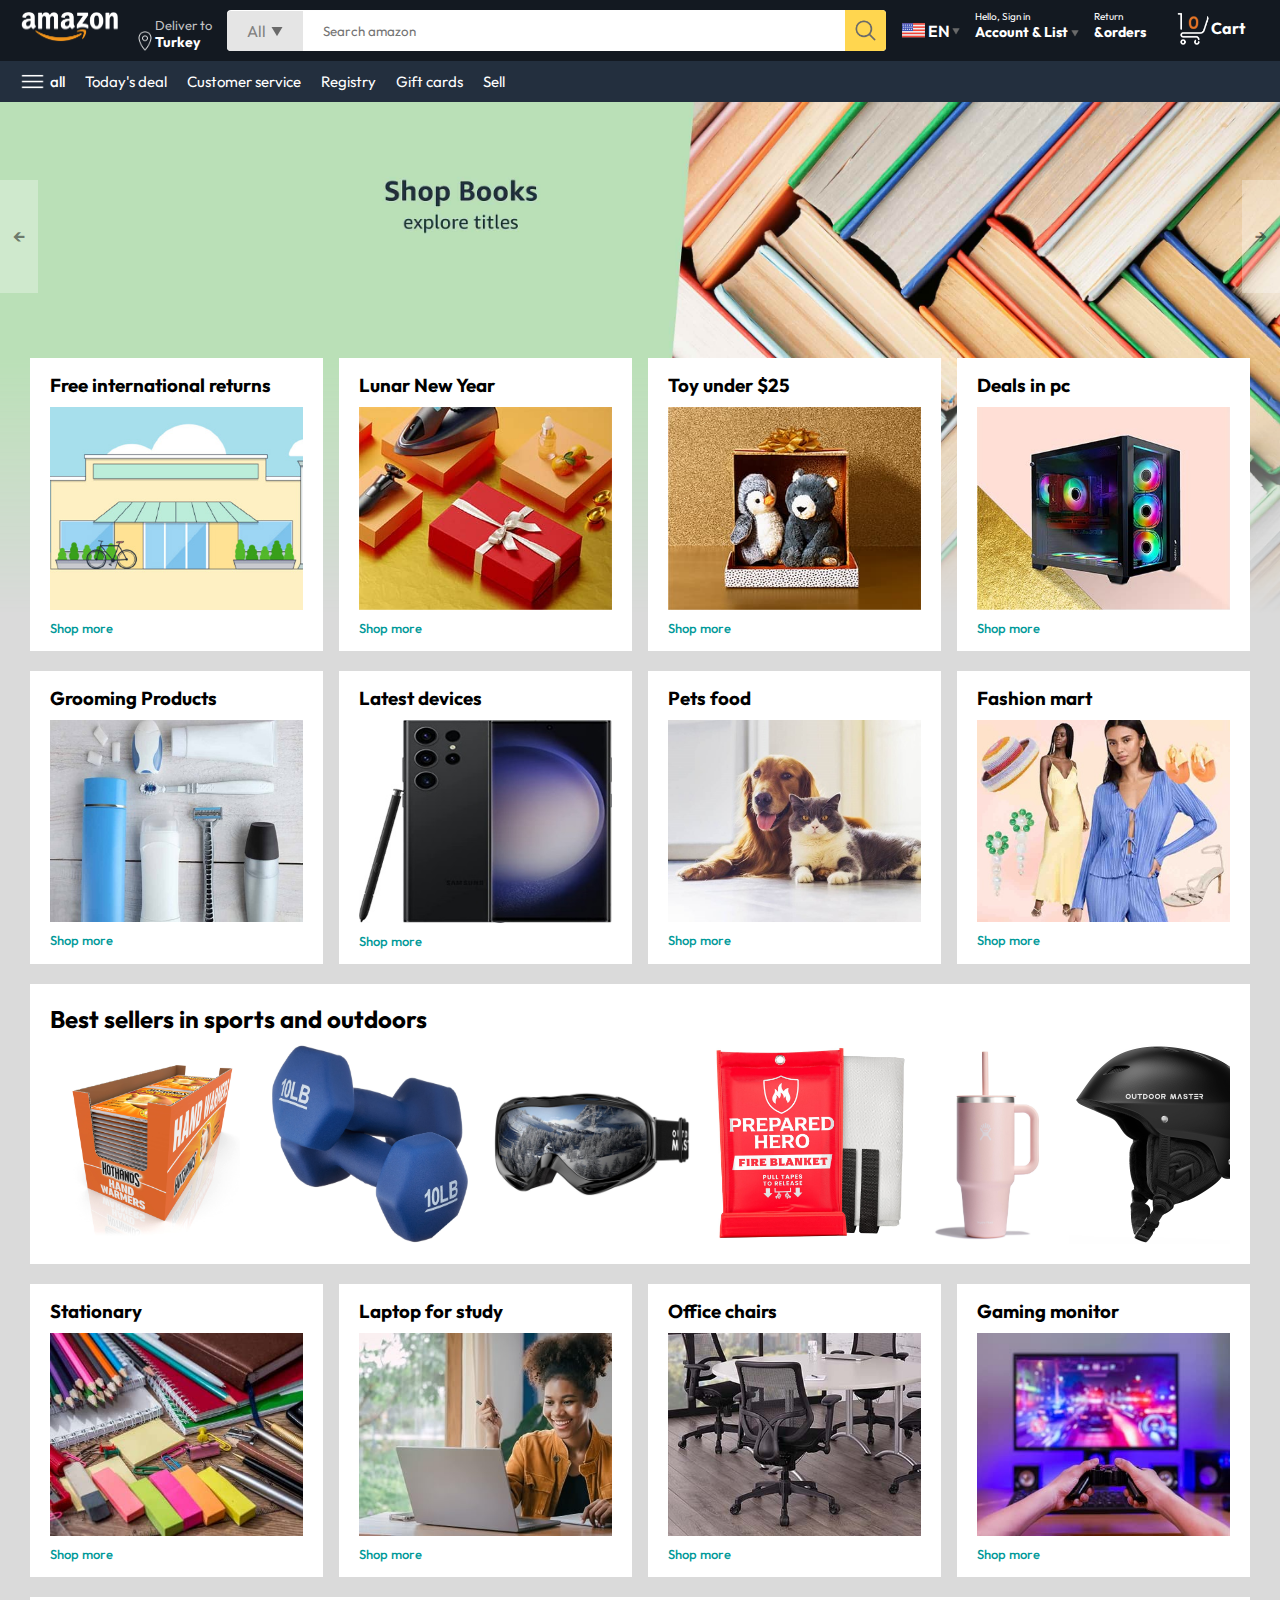
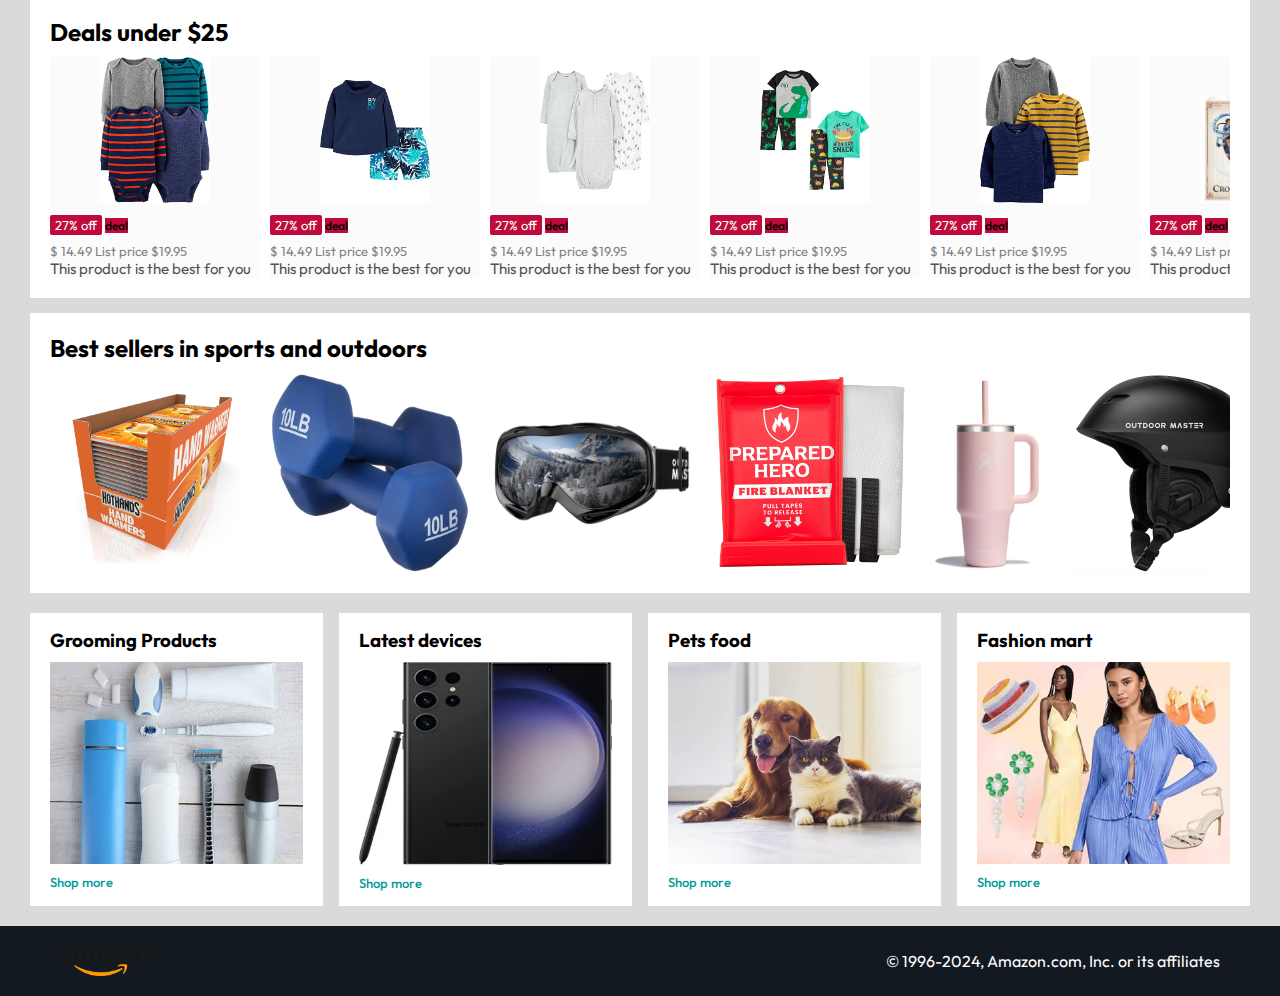
<file: Amazon clone/index.html>
<!DOCTYPE html>
<html lang="en">
<head>
    <meta charset="UTF-8">
    <meta name="viewport" content="width=device-width, initial-scale=1.0">
    <title>Amazon Clone</title>
    <link rel="stylesheet" href="style.css">
</head>
<body>
    <nav>
        <a href="/">
            <img src="./assets/amazon_logo.png" width="100" alt="">
        </a>
        <div class="nav-country">
            <img src="./assets/location_icon.png" height="20" alt="">
            <div>
                <p>Deliver to</p>
                <h1>Turkey</h1>
            </div>
        </div>
        <div class="nav-search">
            <div class="nav-search-category">
                <p>All</p>
                <img src="./assets/dropdown_icon.png" height="12" alt="">
            </div>
            <input type="text" class="nav-search-input" placeholder="Search amazon">
            <img src="./assets/search_icon.png" class="nav-search-icon" alt="">
        </div>
        <div class="nav-language">
            <img src="./assets/us_flag.png" width="25px" alt="">
            <p>EN</p>
            <img src="./assets/dropdown_icon.png" width="8px" alt="">
        </div>
        <div class="nav-text">
            <p>Hello, Sign in</p>
            <h1>Account & List <img src="./assets/dropdown_icon.png" width="8px" alt=""></h1>
        </div>
        <div class="nav-text">
            <p>Return</p>
            <h1>&orders</h1>
        </div>
        <div class="nav-text">
            <a href="" class="nav-cart">
                <img src="./assets/cart_icon.png" width="35px" alt="">
                <h4>Cart</h4>
            </a>
        </div>
    </nav>
    <div class="nav-bottom">
        <div>
            <img src="./assets/menu_icon.png" width="25px" alt="">
            <p>all</p>
        </div>
        <p>Today's deal</p>
        <p>Customer service</p>
        <p>Registry</p>
        <p>Gift cards</p>
        <p>Sell</p>
    </div>
    <div class="header-slider">
        <a href="#" class="control_prev">&#x2190;</a>
        <a href="#" class="control_next">&#x2192;</a>

        <ul>
            <img src="./assets/header1.jpg" class="header-img" alt="">
            <img src="./assets/header2.jpg" class="header-img" alt="">
            <img src="./assets/header3.jpg" class="header-img" alt="">
            <img src="./assets/header4.jpg" class="header-img" alt="">
            <img src="./assets/header5.jpg" class="header-img" alt="">
            <img src="./assets/header6.jpg" class="header-img" alt="">

        </ul>
    </div>
    <div class="box-row header-box">
        <div class="box-col">
            <h3>Free international returns</h3>
            <img src="./assets/box1-1.jpg" alt="">
            <a href="/">Shop more</a>
        </div>
        <div class="box-col">
            <h3>Lunar New Year</h3>
            <img src="./assets/box1-2.jpg" alt="">
            <a href="/">Shop more</a>
        </div>
        <div class="box-col">
            <h3>Toy under $25</h3>
            <img src="./assets/box1-3.jpg" alt="">
            <a href="/">Shop more</a>
        </div>
        <div class="box-col">
            <h3>Deals in pc</h3>
            <img src="./assets/box1-4.jpg" alt="">
            <a href="/">Shop more</a>
        </div>
    </div>
    <div class="box-row">
        <div class="box-col">
            <h3>Grooming Products</h3>
            <img src="./assets/box2-1.jpg" alt="">
            <a href="/">Shop more</a>
        </div>
        <div class="box-col">
            <h3>Latest devices</h3>
            <img src="./assets/box2-2.jpg" alt="">
            <a href="/">Shop more</a>
        </div>
        <div class="box-col">
            <h3>Pets food</h3>
            <img src="./assets/box2-3.jpg" alt="">
            <a href="/">Shop more</a>
        </div>
        <div class="box-col">
            <h3>Fashion mart</h3>
            <img src="./assets/box2-4.jpg" alt="">
            <a href="/">Shop more</a>
        </div>
    </div>
    <div class="product-slider">
        <h2>Best sellers in sports and outdoors</h2>
        <div class="products">
            <img src="./assets/product1-1.jpg" alt="">
            <img src="./assets/product1-2.jpg" alt="">
            <img src="./assets/product1-3.jpg" alt="">
            <img src="./assets/product1-4.jpg" alt="">
            <img src="./assets/product1-5.jpg" alt="">
            <img src="./assets/product1-6.jpg" alt="">
            <img src="./assets/product1-7.jpg" alt="">
            <img src="./assets/product1-8.jpg" alt="">
            <img src="./assets/product1-9.jpg" alt="">
            <img src="./assets/product1-10.jpg" alt="">
        </div>
    </div>
    <div class="box-row">
        <div class="box-col">
            <h3>Stationary</h3>
            <img src="./assets/box3-1.jpg" alt="">
            <a href="/">Shop more</a>
        </div>
        <div class="box-col">
            <h3>Laptop for study</h3>
            <img src="./assets/box3-2.jpg" alt="">
            <a href="/">Shop more</a>
        </div>
        <div class="box-col">
            <h3>Office chairs</h3>
            <img src="./assets/box3-3.jpg" alt="">
            <a href="/">Shop more</a>
        </div>
        <div class="box-col">
            <h3>Gaming monitor</h3>
            <img src="./assets/box3-4.jpg" alt="">
            <a href="/">Shop more</a>
        </div>
    </div>
    <div class="product-slider-with-price">
        <h2>Deals under $25 </h2>
        <div class="products">
            <div class="product-card">
                <div class="product-img-container">
                    <img src="./assets/product2-1.jpg" alt="">
                </div>
                <div class="product-offer">
                    <p>27% off</p> <span>deal</span>
                </div>
                <p class="product-price">$ <span>14.49</span> List price $19.95</p> 
                <h4>This product is the best for you</h4>
            </div>
            <div class="product-card">
                <div class="product-img-container">
                    <img src="./assets/product2-2.jpg" alt="">
                </div>
                <div class="product-offer">
                    <p>27% off</p> <span>deal</span>
                </div>
                <p class="product-price">$ <span>14.49</span> List price $19.95</p> 
                <h4>This product is the best for you</h4>
            </div>
            <div class="product-card">
                <div class="product-img-container">
                    <img src="./assets/product2-3.jpg" alt="">
                </div>
                <div class="product-offer">
                    <p>27% off</p> <span>deal</span>
                </div>
                <p class="product-price">$ <span>14.49</span> List price $19.95</p> 
                <h4>This product is the best for you</h4>
            </div>
            <div class="product-card">
                <div class="product-img-container">
                    <img src="./assets/product2-4.jpg" alt="">
                </div>
                <div class="product-offer">
                    <p>27% off</p> <span>deal</span>
                </div>
                <p class="product-price">$ <span>14.49</span> List price $19.95</p> 
                <h4>This product is the best for you</h4>
            </div>
            <div class="product-card">
                <div class="product-img-container">
                    <img src="./assets/product2-5.jpg" alt="">
                </div>
                <div class="product-offer">
                    <p>27% off</p> <span>deal</span>
                </div>
                <p class="product-price">$ <span>14.49</span> List price $19.95</p> 
                <h4>This product is the best for you</h4>
            </div>
            <div class="product-card">
                <div class="product-img-container">
                    <img src="./assets/product2-6.jpg" alt="">
                </div>
                <div class="product-offer">
                    <p>27% off</p> <span>deal</span>
                </div>
                <p class="product-price">$ <span>14.49</span> List price $19.95</p> 
                <h4>This product is the best for you</h4>
            </div>
            <div class="product-card">
                <div class="product-img-container">
                    <img src="./assets/product2-7.jpg" alt="">
                </div>
                <div class="product-offer">
                    <p>27% off</p> <span>deal</span>
                </div>
                <p class="product-price">$ <span>14.49</span> List price $19.95</p> 
                <h4>This product is the best for you</h4>
            </div>
            <div class="product-card">
                <div class="product-img-container">
                    <img src="./assets/product2-8.jpg" alt="">
                </div>
                <div class="product-offer">
                    <p>27% off</p> <span>deal</span>
                </div>
                <p class="product-price">$ <span>14.49</span> List price $19.95</p> 
                <h4>This product is the best for you</h4>
            </div>
            <div class="product-card">
                <div class="product-img-container">
                    <img src="./assets/product2-9.jpg" alt="">
                </div>
                <div class="product-offer">
                    <p>27% off</p> <span>deal</span>
                </div>
                <p class="product-price">$ <span>14.49</span> List price $19.95</p> 
                <h4>This product is the best for you</h4>
            </div>
            <div class="product-card">
                <div class="product-img-container">
                    <img src="./assets/product2-10.jpg" alt="">
                </div>
                <div class="product-offer">
                    <p>27% off</p> <span>deal</span>
                </div>
                <p class="product-price">$ <span>14.49</span> List price $19.95</p> 
                <h4>This product is the best for you</h4>
            </div>
            <div class="product-card">
                <div class="product-img-container">
                    <img src="./assets/product2-11.jpg" alt="">
                </div>
                <div class="product-offer">
                    <p>27% off</p> <span>deal</span>
                </div>
                <p class="product-price">$ <span>14.49</span> List price $19.95</p> 
                <h4>This product is the best for you</h4>
            </div>
            <div class="product-card">
                <div class="product-img-container">
                    <img src="./assets/product2-12.jpg" alt="">
                </div>
                <div class="product-offer">
                    <p>27% off</p> <span>deal</span>
                </div>
                <p class="product-price">$ <span>14.49</span> List price $19.95</p> 
                <h4>This product is the best for you</h4>
            </div>
        </div>
    </div>
    <div class="product-slider">
        <h2>Best sellers in sports and outdoors</h2>
        <div class="products">
            <img src="./assets/product1-1.jpg" alt="">
            <img src="./assets/product1-2.jpg" alt="">
            <img src="./assets/product1-3.jpg" alt="">
            <img src="./assets/product1-4.jpg" alt="">
            <img src="./assets/product1-5.jpg" alt="">
            <img src="./assets/product1-6.jpg" alt="">
            <img src="./assets/product1-7.jpg" alt="">
            <img src="./assets/product1-8.jpg" alt="">
            <img src="./assets/product1-9.jpg" alt="">
            <img src="./assets/product1-10.jpg" alt="">
        </div>
    </div>
    <div class="box-row">
        <div class="box-col">
            <h3>Grooming Products</h3>
            <img src="./assets/box2-1.jpg" alt="">
            <a href="/">Shop more</a>
        </div>
        <div class="box-col">
            <h3>Latest devices</h3>
            <img src="./assets/box2-2.jpg" alt="">
            <a href="/">Shop more</a>
        </div>
        <div class="box-col">
            <h3>Pets food</h3>
            <img src="./assets/box2-3.jpg" alt="">
            <a href="/">Shop more</a>
        </div>
        <div class="box-col">
            <h3>Fashion mart</h3>
            <img src="./assets/box2-4.jpg" alt="">
            <a href="/">Shop more</a>
        </div>
    </div>
    <footer>
        <img src="./assets/amazon_logo_dark.png" width="100" alt="">
        <p>© 1996-2024, Amazon.com, Inc. or its affiliates
        </p>
    </footer>
    <script src="script.js"></script>
</body>
</html>
</file>
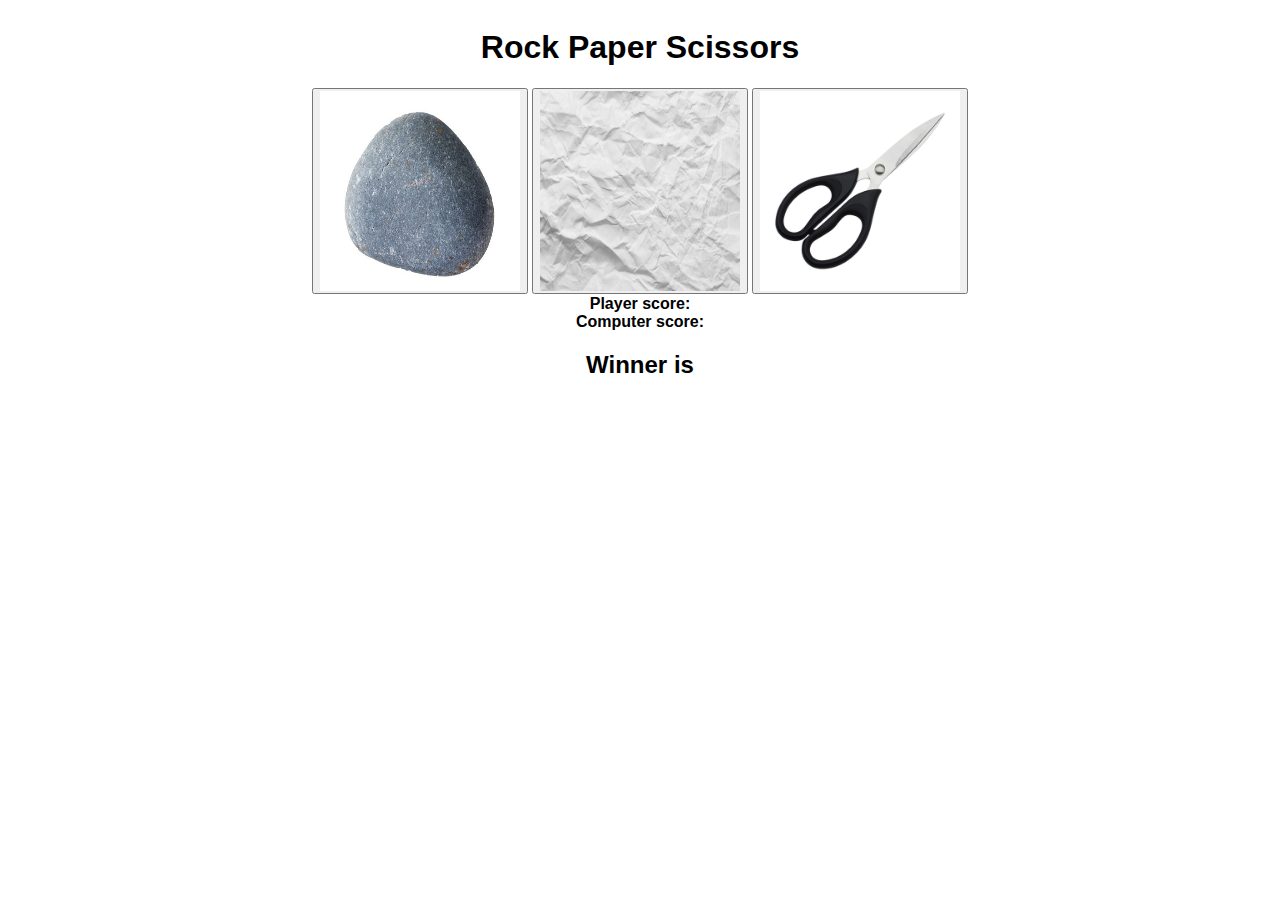
<file: Taş kağıt makas/index.html>
<html lang="en">
<head>
    <meta charset="UTF-8">
    <meta name="viewport" content="width=device-width, initial-scale=1.0">
    <title>Rock Paper Scissors</title>
    <style>
        body{
            font-family:Arial, Helvetica, sans-serif;
            font-weight: bold;
            display: flex;
            align-items: center;
            flex-direction: column;
            min-height: 100vh;
        }
        .choices img{
            cursor: pointer;
            width: 200px;
            height: 200px;
        }
        #playerChoice img{
            width: 100px;
            height: 100px;
        }
        #computerChoice img{
            width: 100px;
            height: 100px;
        }
        .choice{
            display: flex;
        }
        .greentext{
            color: green;
        }
        .redtext{
            color:red
        }
    </style>
</head>
<body>
    <h1>Rock Paper Scissors</h1>
    <div class="choices">
        <button onclick="playGame('rock')" class="rock"><img src="./rock.jpg" alt="rock"></button>
        <button onclick="playGame('paper')" class="paper"><img src="./paper.jpg" alt="rock"></button>
        <button onclick="playGame('scissors')" class="scissors"><img src="./scissors.jpg" alt="rock"></button>
    </div>
    <div class="score">
        <span id="playerscore">Player score:</span>
    </div>
    <div class="score">
        <span id="computerscore">Computer score:</span>
    </div>
    <h2>Winner is</h2>
    <div class="choice">
        <div id="playerChoice"></div>
        <div id="computerChoice"></div>
    </div>
    <script src="https://ajax.googleapis.com/ajax/libs/jquery/3.7.1/jquery.min.js"></script>
    <script>
        let computerScore =0
            let playerScore=0
        function playGame(playerChoice){
            const choices = ["rock","paper","scissors"]
            const computerChoice = choices[Math.floor(Math.random()*3)]
            
            $("#playerChoice").empty();
    $("#computerChoice").empty();

    $("#playerChoice").prepend('Player: <img src="./' + playerChoice + '.jpg">');
    $("#computerChoice").prepend('Computer: <img src="./' + computerChoice + '.jpg">');
    $("h2").removeClass("greentext redtext");
    if(computerChoice == playerChoice) {
        $("h2").text("IT'S A TIE");
    } else if(playerChoice == 'rock' && computerChoice == 'scissors') {
        $("h2").text("YOU WIN").addClass("greentext");
        playerScore++;
        $("#playerscore").text("Player Score:"+playerScore)
        var rock = new Audio("./rock.mp3"); rock.play();
    } else if(playerChoice == 'paper' && computerChoice == 'rock') {
        $("h2").text("YOU WIN").addClass("greentext");
        playerScore++;
        $("#playerscore").text("Player Score:"+playerScore)
        var paper = new Audio("./paper.mp3"); paper.play();
    } else if(playerChoice == "scissors" && computerChoice == "paper") {
        $("h2").text("YOU WIN").addClass("greentext");
        playerScore++;
        $("#playerscore").text("Player Score:"+playerScore)
        var scissors = new Audio("./scissors.mp3"); scissors.play();
    } else {
        $("h2").text("YOU LOST").addClass("redtext");
        computerScore++;
        $("#computerscore").text("Computer Score:"+computerScore)
    }
}
    </script>
</body>
</html>
</file>
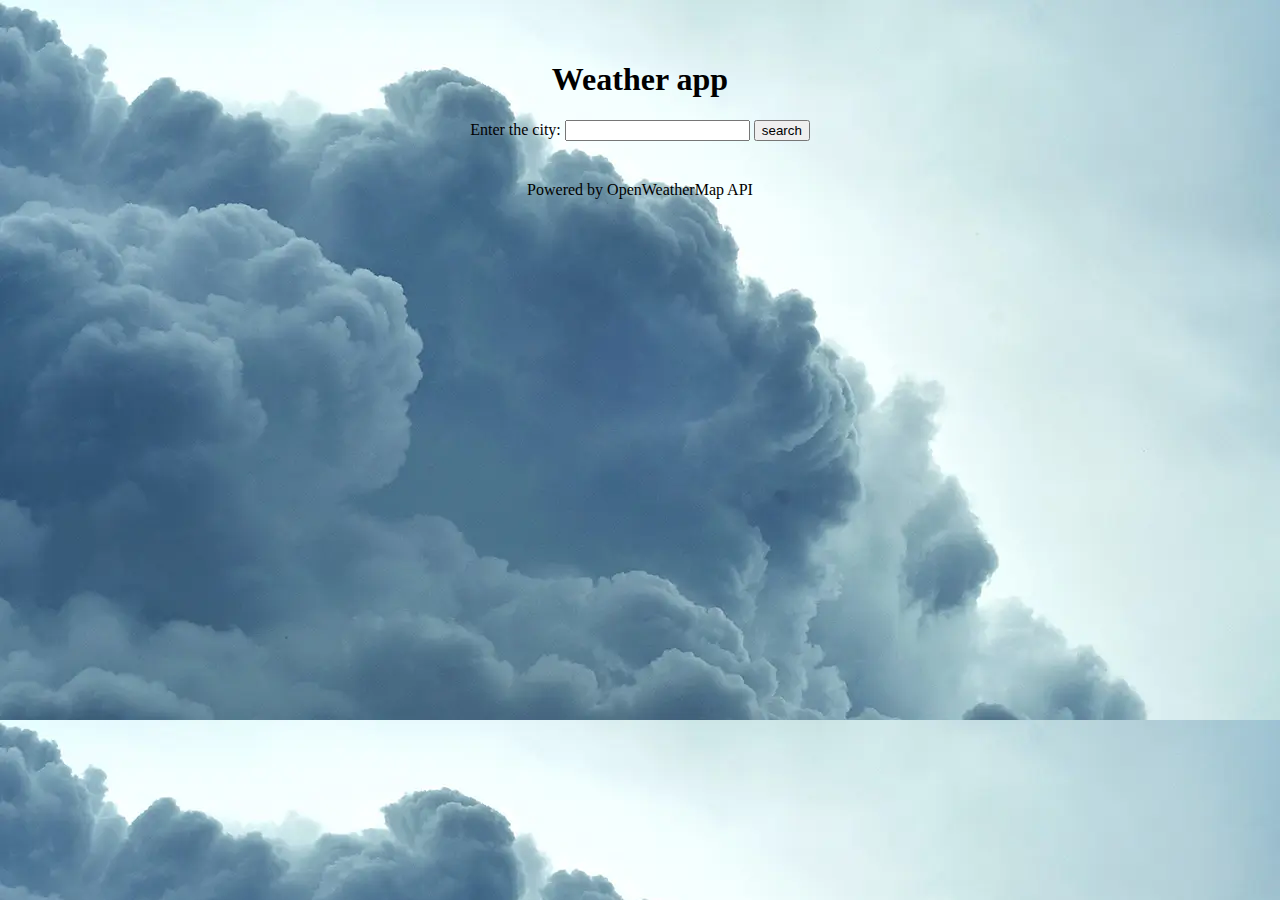
<file: Weather api pure javascript/index.html>
<!DOCTYPE html>
<html lang="en">
<head>
    <meta charset="UTF-8">
    <meta name="viewport" content="width=device-width, initial-scale=1.0">
    <title>Weather api</title>
    <style>
       
    body{
        background-image: url(./Climate-Weather-Blue-Clouds-1280px.webp);
        background-size: cover;
        text-align: center;
        margin: 0;
        padding: 0;
    }
    .container{
        max-width: 800px;
        margin: 20px auto;
        padding: 20px;
    }
    </style>
</head>
<body>
    <div class="container">
        <h1>Weather app</h1>
        <form  id="weatherForm">
            <label for="city">Enter the city:</label>
            <input type="text" id="city" name="city">
            <button type="submit">search</button>
        </form>
        <div id="name"></div>
        <div id="temperature"></div>
        <div id="feelslike"></div>
        <div id="humidity"></div>
        <div id="weather"></div>
    </div>
    <footer>
        <p>Powered by OpenWeatherMap API</p>
    </footer>
    <script>
        const apiKey = "a732c8130ff6dbcbea2256937d902cb3"
        document.getElementById("weatherForm").addEventListener("submit",async function(event){event.preventDefault()
        const city = document.getElementById("city").value
            try{
                const response = await fetch("https://api.openweathermap.org/data/2.5/weather?q="+city+"&units=metric&appid="+apiKey)
                const result = await response.json()
                const temperature = result.main.temp
                const feelslike = result.main.feels_like
                const weather = result.weather[0].description
                const humidity = result.main.humidity
                document.getElementById("temperature").textContent = `Temperature in ${city} is ${temperature} C`
                document.getElementById("feelslike").textContent = `It feels like ${feelslike}`
                document.getElementById("humidity").textContent = `Humidity is :${humidity}`
                document.getElementById("weather").textContent = `Weather is ${weather}`
                console.log(result)
            }catch(error){console.log(error)}
        })
        
    </script>
</body>
</html>
</file>
<file: Amazon clone/style.css>
@import url('https://fonts.googleapis.com/css2?family=Outfit:wght@100..900&display=swap');
*{
    padding: 0;
    margin: 0;
    box-sizing: border-box;
    font-family: "Outfit", sans-serif;
}
body{
    background-color: #dadada;
}
a{
    text-decoration: none;
    color: inherit;
}
nav{
    display: flex;
    align-self:center;
    justify-content: space-between;
    background-color: #131921;
    padding: 10px 20px;
    color: #fff;
}
.nav-country{
    display: flex;
    align-items: end;
    margin-left: 15px;
    font-size: 13px;
    color: #c4c4c4;
}
.nav-country h1{
    color: #fff;
    font-size: 14px;
}
.nav-search{
    flex:1;
    display: flex;
    align-items: center;
    background-color: #fff;
    color: gray;
    max-width: 1000px;
    border-radius: 4px;
    margin-left: 15px;
}
.nav-search-category{
    display: flex;
    align-items: center;
    padding: 10px 20px;
    gap: 5px;
    background-color: #e5e5e5;
    border-radius: 4px 0 0 4px;
}
.nav-search-input{
    border: none;
    outline: none;
    padding-left: 20px;
    width: 100%;
}
.nav-search-icon{
    max-width: 41px;
    padding: 8px;
    background-color: #ffd64f;
    border-radius: 0 4px 4px 0;
}
.nav-language{
    display: flex;
    align-items: center;
    gap: 2px;
    font-weight: 600;
    margin-left: 15px;
}
.nav-text{
    margin-left: 15px;
}
.nav-text p{
    font-size: 10px;
}
.nav-text h1{
    font-size: 14px;
}
.nav-cart{
    display: flex;
    align-items: center;
    margin: 0 15px;
}
.nav-bottom{
    display: flex;
    align-items: center;
    gap: 20px;
    padding: 8px 20px;
    background: #232f3e;
    color: #fff;
    font-size: 15px;
}
.nav-bottom div{
    display: flex;
    align-items: center;
    gap: 5px;
    font-weight: 500;
}
.header-slider ul{
    display: flex;
    overflow-y: hidden;
}
.header-img{
    max-width: 100%;
    mask-image: linear-gradient(to bottom ,#000000 50%,transparent 100%);
}
.header-slider a{
    position: absolute;
    top: 20%;
    z-index: 1;
    padding: 5vh 1vw;
    background: #ffffff4f;
    color: #0000007b;
    text-decoration: none;
    font-weight: 600;
    font-size: 18px;
    cursor: pointer;
}
.control_next{
    right: 0;
}
.box-row{
    display: flex;
    flex-wrap: wrap;
    row-gap: 20px;
    justify-content: space-between;
    margin: 20px 30px;
}
.box-col{
    display: flex;
    flex-direction: column;
    gap: 10px;
    padding: 15px 20px;
    background:#fff;
    max-width: 24%;
    min-height: 200px;
    z-index: 1;
}
.box-col a{
    font-size: 13px;
    color: #009999;
    font-weight: 500;
}
.header-box{
    margin-top: -20vw;
}
.product-slider{
    background: #fff;
    margin: 0 30px;
    padding: 20px;
    margin-bottom: 15px;
}
.product-slider .products{
    display: flex;
    overflow-x: auto;
    gap: 20px;
    margin-top: 10px;
}
.product-slider .products img{
    max-width: 200px;
    max-height: 200px;
}
.product-slider .products::-webkit-scrollbar{
    display: none;
}
.product-slider-with-price{
    background: #fff;
    margin: 0 30px;
    padding: 20px;
    margin-bottom: 15px;
}
.product-slider-with-price .products{
    display: flex;
    overflow-x: auto;
    gap: 10px;
    margin-top: 10px;
}
.product-slider-with-price .products::-webkit-scrollbar{
    display: none;
}
.product-card{
    display: flex;
    flex-direction: column;
    justify-content: end;
    min-width: 210px;
    background: #fbfbfb;
}
.product-card img{
    width: 110px;
    margin: 0 50px;
}
.product-offer p{
    background: #be0b3b;
    color: #fff;
    display: inline-block;
    padding: 2px 5px ;
    border-radius: 2px;
    margin: 8px 0;
    font-size: 13px;
}
.product-offer span{
    background: #be0b3b;
    font-weight: 500;
    font-size: 12px;
}
.product-price{
    color: gray;
    font-size: 13px;
}
.product-card h4{
    color: #525252;
    font-size: 15px;
    font-weight: 400;
}
footer{
    display: flex;
    justify-content: space-between;
    align-items: center;
    color: #fff;
    background: #131921;
    padding: 20px 60px;
}
</file>
